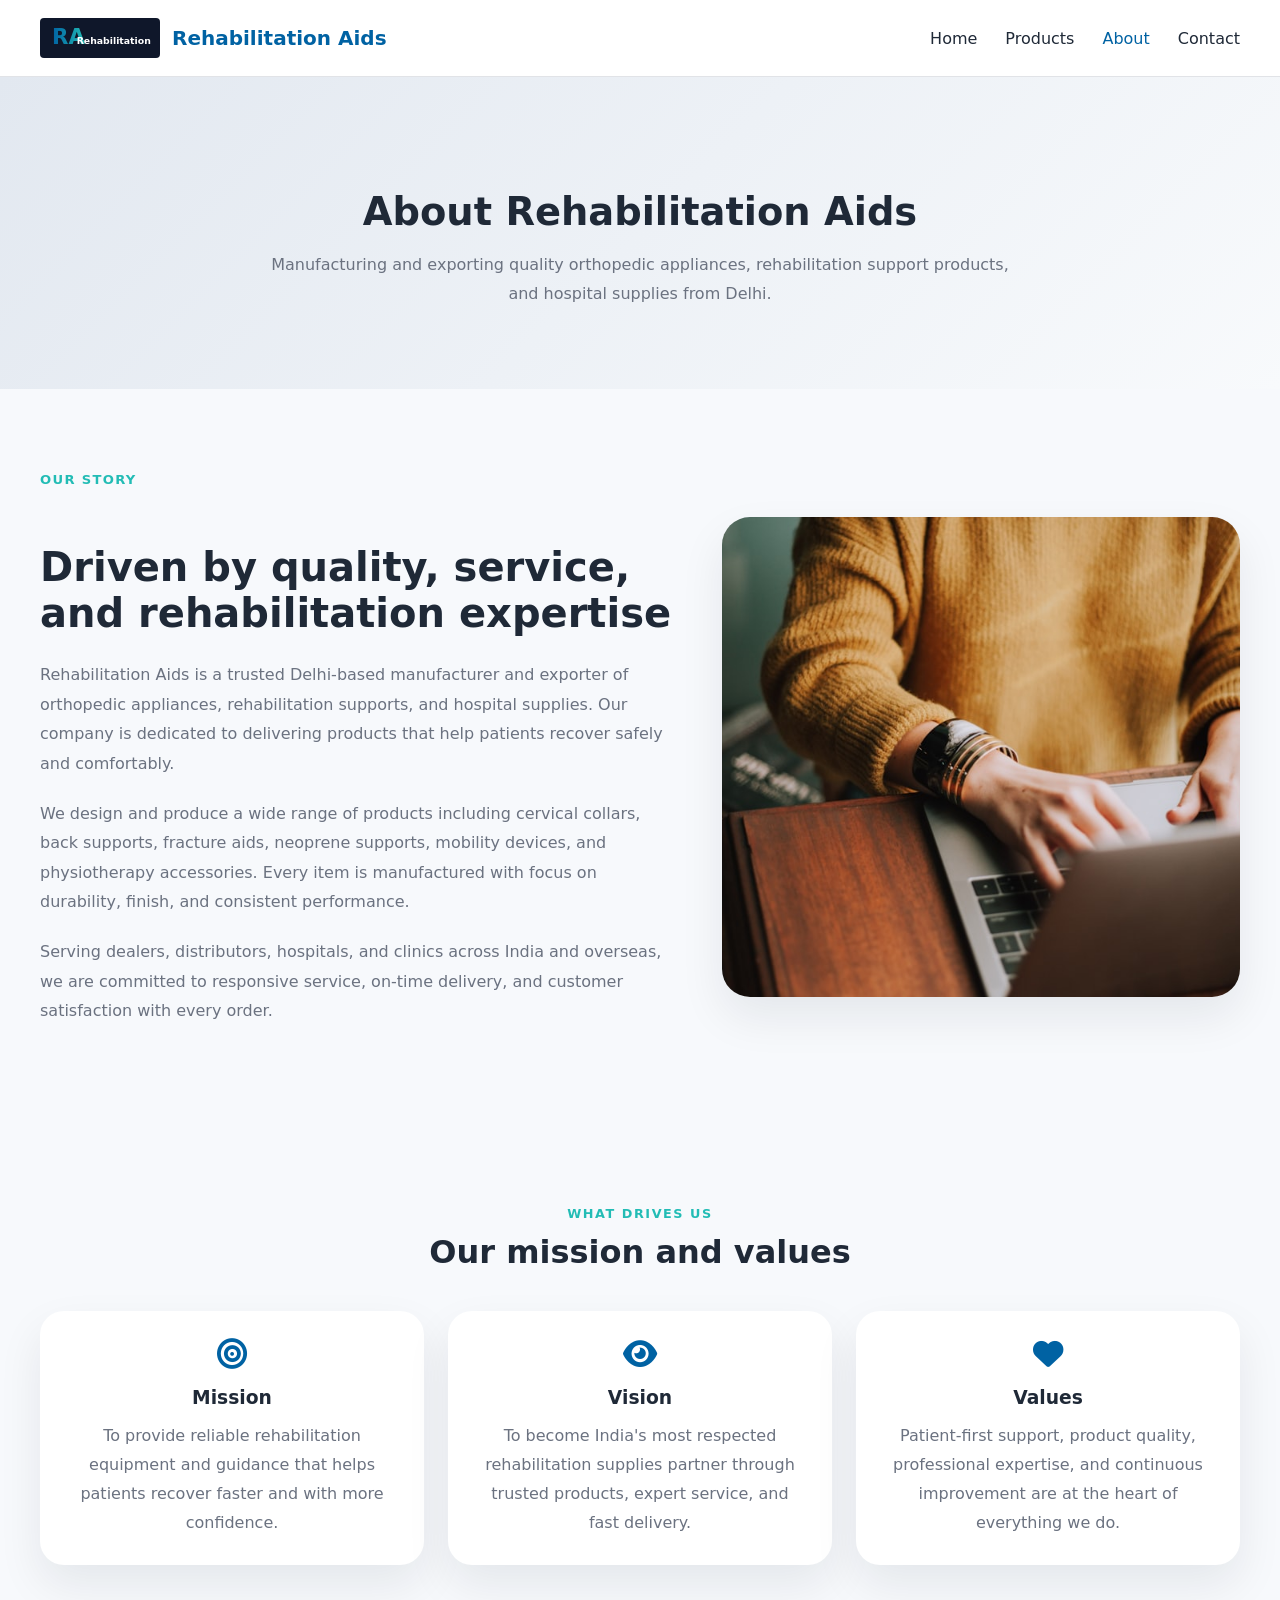
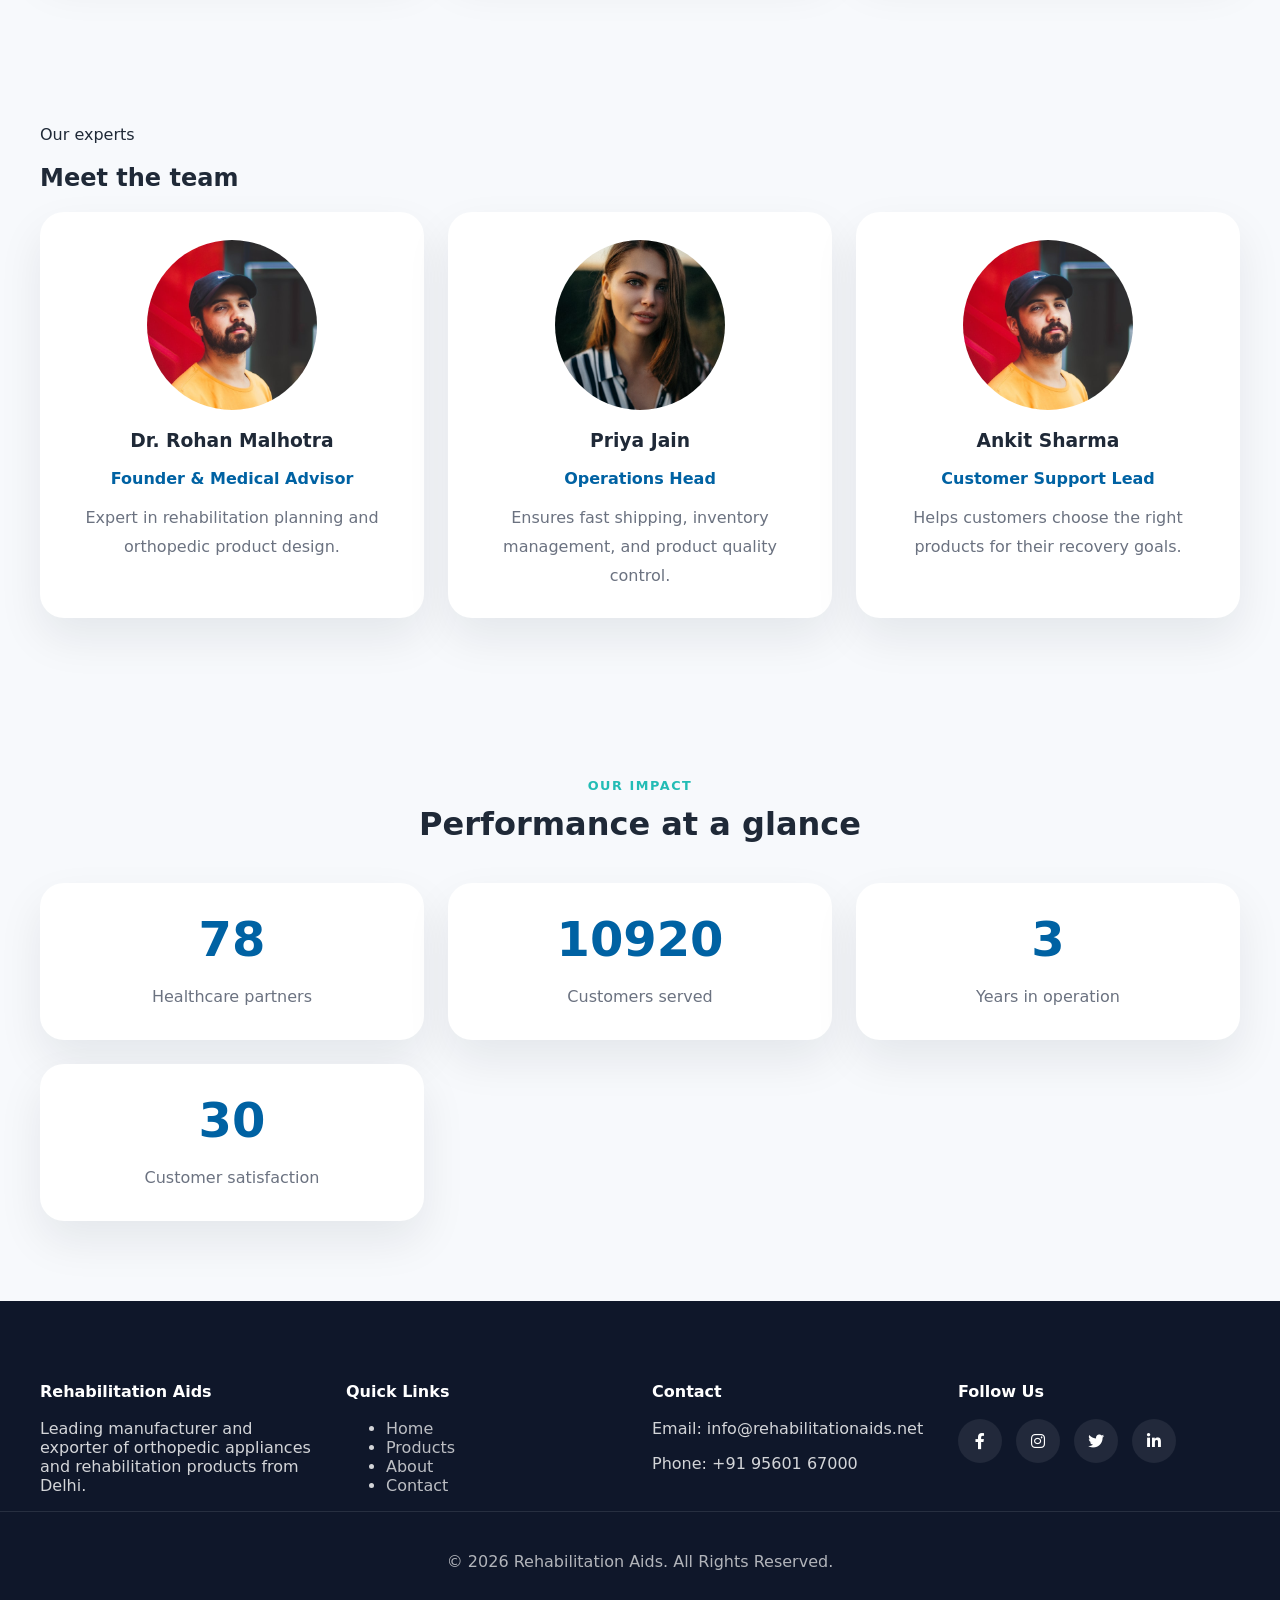
<file: about.html>
<!DOCTYPE html>
<html lang="en">
<head>
    <meta charset="UTF-8">
    <meta name="viewport" content="width=device-width, initial-scale=1.0">
    <title>About Us | Rehabilitation Aids</title>
    <meta name="description" content="Rehabilitation Aids — manufacturer and exporter of orthopedic appliances, rehabilitation products, and hospital supplies from Delhi.">
    <link rel="icon" href="assets/images/logo.svg" type="image/svg+xml">
    <link rel="stylesheet" href="styles.css">
    <link rel="stylesheet" href="https://cdnjs.cloudflare.com/ajax/libs/font-awesome/6.0.0/css/all.min.css">
</head>
<body>
    <nav class="navbar">
        <div class="container nav-container">
            <a href="index.html" class="logo">
                <img src="assets/images/logo.svg" alt="Rehabilitation Aids logo" class="site-logo">
                Rehabilitation Aids
            </a>
            <ul class="nav-menu">
                <li><a href="index.html">Home</a></li>
                <li><a href="products.html">Products</a></li>
                <li><a href="about.html" class="active">About</a></li>
                <li><a href="contact.html">Contact</a></li>
            </ul>
            <div class="hamburger">
                <span></span>
                <span></span>
                <span></span>
            </div>
        </div>
    </nav>

    <section class="page-header">
        <div class="container">
            <h1>About Rehabilitation Aids</h1>
            <p>Manufacturing and exporting quality orthopedic appliances, rehabilitation support products, and hospital supplies from Delhi.</p>
        </div>
    </section>

    <section class="about-section">
        <div class="container about-grid">
            <div class="about-copy">
                <span class="eyebrow">Our Story</span>
                <h2>Driven by quality, service, and rehabilitation expertise</h2>
                <p>Rehabilitation Aids is a trusted Delhi-based manufacturer and exporter of orthopedic appliances, rehabilitation supports, and hospital supplies. Our company is dedicated to delivering products that help patients recover safely and comfortably.</p>
                <p>We design and produce a wide range of products including cervical collars, back supports, fracture aids, neoprene supports, mobility devices, and physiotherapy accessories. Every item is manufactured with focus on durability, finish, and consistent performance.</p>
                <p>Serving dealers, distributors, hospitals, and clinics across India and overseas, we are committed to responsive service, on-time delivery, and customer satisfaction with every order.</p>
            </div>
            <div class="about-image-card">
                <img src="assets/images/about-1.jpg" alt="Team discussing rehabilitation solutions" loading="lazy">
            </div>
        </div>
    </section>

    <section class="mission-values">
        <div class="container">
            <div class="section-header">
                <span>What drives us</span>
                <h2>Our mission and values</h2>
            </div>
            <div class="values-grid">
                <article class="mission-card">
                    <i class="fas fa-bullseye"></i>
                    <h3>Mission</h3>
                    <p>To provide reliable rehabilitation equipment and guidance that helps patients recover faster and with more confidence.</p>
                </article>
                <article class="mission-card">
                    <i class="fas fa-eye"></i>
                    <h3>Vision</h3>
                    <p>To become India's most respected rehabilitation supplies partner through trusted products, expert service, and fast delivery.</p>
                </article>
                <article class="mission-card">
                    <i class="fas fa-heart"></i>
                    <h3>Values</h3>
                    <p>Patient-first support, product quality, professional expertise, and continuous improvement are at the heart of everything we do.</p>
                </article>
            </div>
        </div>
    </section>

    <section class="team-section">
        <div class="container">
            <div class="section-header">
                <span>Our experts</span>
                <h2>Meet the team</h2>
            </div>
            <div class="team-grid">
                <article class="team-member">
                    <img src="assets/images/team-1.jpg" alt="Founder portrait" loading="lazy">
                    <h3>Dr. Rohan Malhotra</h3>
                    <p class="role">Founder & Medical Advisor</p>
                    <p>Expert in rehabilitation planning and orthopedic product design.</p>
                </article>
                <article class="team-member">
                    <img src="assets/images/team-2.jpg" alt="Operations manager portrait" loading="lazy">
                    <h3>Priya Jain</h3>
                    <p class="role">Operations Head</p>
                    <p>Ensures fast shipping, inventory management, and product quality control.</p>
                </article>
                <article class="team-member">
                    <img src="assets/images/team-3.jpg" alt="Customer support portrait" loading="lazy">
                    <h3>Ankit Sharma</h3>
                    <p class="role">Customer Support Lead</p>
                    <p>Helps customers choose the right products for their recovery goals.</p>
                </article>
            </div>
        </div>
    </section>

    <section class="achievements">
        <div class="container">
            <div class="section-header">
                <span>Our impact</span>
                <h2>Performance at a glance</h2>
            </div>
            <div class="achievement-grid">
                <article class="achievement-card">
                    <h3>250+</h3>
                    <p>Healthcare partners</p>
                </article>
                <article class="achievement-card">
                    <h3>35,000+</h3>
                    <p>Customers served</p>
                </article>
                <article class="achievement-card">
                    <h3>12</h3>
                    <p>Years in operation</p>
                </article>
                <article class="achievement-card">
                    <h3>98%</h3>
                    <p>Customer satisfaction</p>
                </article>
            </div>
        </div>
    </section>

    <footer class="footer">
        <div class="container footer-grid">
            <div>
                <h4>Rehabilitation Aids</h4>
                <p>Leading manufacturer and exporter of orthopedic appliances and rehabilitation products from Delhi.</p>
            </div>
            <div>
                <h4>Quick Links</h4>
                <ul>
                    <li><a href="index.html">Home</a></li>
                    <li><a href="products.html">Products</a></li>
                    <li><a href="about.html">About</a></li>
                    <li><a href="contact.html">Contact</a></li>
                </ul>
            </div>
            <div>
                <h4>Contact</h4>
                <p>Email: info@rehabilitationaids.net</p>
                <p>Phone: +91 95601 67000</p>
            </div>
            <div>
                <h4>Follow Us</h4>
                <div class="social-links">
                    <a href="#"><i class="fab fa-facebook-f"></i></a>
                    <a href="#"><i class="fab fa-instagram"></i></a>
                    <a href="#"><i class="fab fa-twitter"></i></a>
                    <a href="#"><i class="fab fa-linkedin-in"></i></a>
                </div>
            </div>
        </div>
        <div class="footer-bottom">
            <p>© 2026 Rehabilitation Aids. All Rights Reserved.</p>
        </div>
    </footer>

    <script src="script.js"></script>
</body>
</html>
</file>
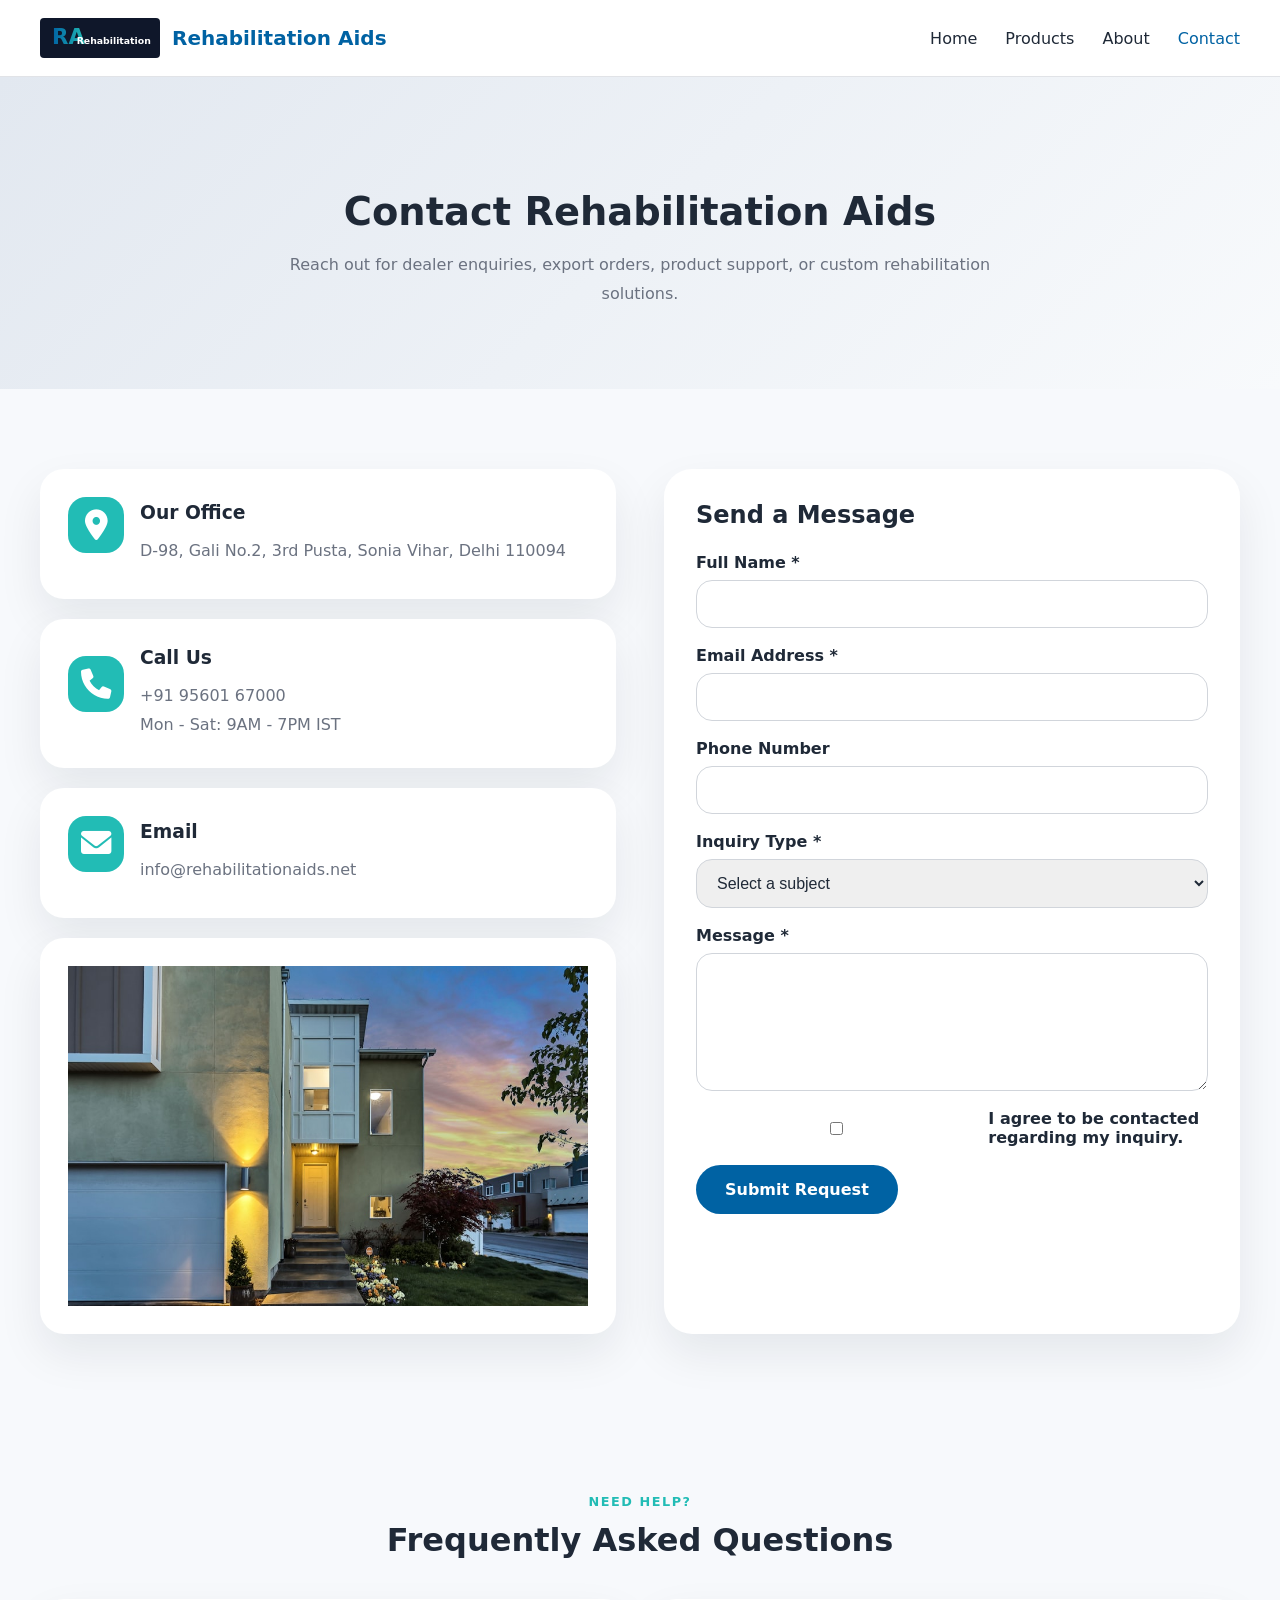
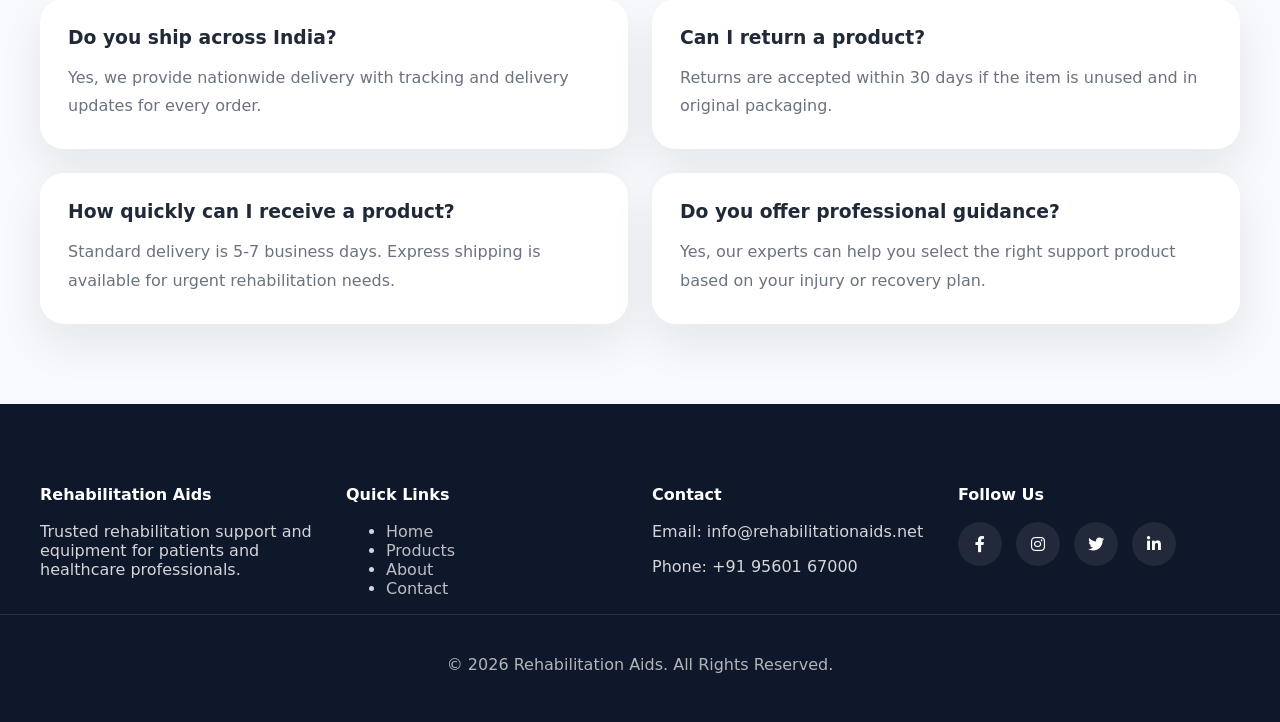
<file: contact.html>
<!DOCTYPE html>
<html lang="en">
<head>
    <meta charset="UTF-8">
    <meta name="viewport" content="width=device-width, initial-scale=1.0">
    <title>Contact | Rehabilitation Aids</title>
    <meta name="description" content="Rehabilitation Aids — manufacturer and exporter of orthopedic appliances, rehabilitation products, and hospital supplies from Delhi.">
    <link rel="icon" href="assets/images/logo.svg" type="image/svg+xml">
    <link rel="stylesheet" href="styles.css">
    <link rel="stylesheet" href="https://cdnjs.cloudflare.com/ajax/libs/font-awesome/6.0.0/css/all.min.css">
</head>
<body>
    <nav class="navbar">
        <div class="container nav-container">
            <a href="index.html" class="logo">
                <img src="assets/images/logo.svg" alt="Rehabilitation Aids logo" class="site-logo">
                Rehabilitation Aids
            </a>
            <ul class="nav-menu">
                <li><a href="index.html">Home</a></li>
                <li><a href="products.html">Products</a></li>
                <li><a href="about.html">About</a></li>
                <li><a href="contact.html" class="active">Contact</a></li>
            </ul>
            <div class="hamburger">
                <span></span>
                <span></span>
                <span></span>
            </div>
        </div>
    </nav>

    <section class="page-header page-header-contact">
        <div class="container">
            <h1>Contact Rehabilitation Aids</h1>
            <p>Reach out for dealer enquiries, export orders, product support, or custom rehabilitation solutions.</p>
        </div>
    </section>

    <section class="contact-section">
        <div class="container contact-grid">
            <div class="contact-info-panel">
                <div class="info-card">
                    <i class="fas fa-map-marker-alt"></i>
                    <div>
                        <h3>Our Office</h3>
                        <p>D-98, Gali No.2, 3rd Pusta, Sonia Vihar, Delhi 110094</p>
                    </div>
                </div>
                <div class="info-card">
                    <i class="fas fa-phone"></i>
                    <div>
                        <h3>Call Us</h3>
                        <p>+91 95601 67000</p>
                        <p>Mon - Sat: 9AM - 7PM IST</p>
                    </div>
                </div>
                <div class="info-card">
                    <i class="fas fa-envelope"></i>
                    <div>
                        <h3>Email</h3>
                        <p>info@rehabilitationaids.net</p>
                    </div>
                </div>
                <div class="contact-map">
                    <img src="assets/images/contact-map.jpg" alt="Office map" loading="lazy">
                </div>
            </div>
            <div class="contact-form-panel">
                <h2>Send a Message</h2>
                <form id="contactForm" onsubmit="handleSubmit(event)">
                    <div class="form-group">
                        <label for="name">Full Name *</label>
                        <input type="text" id="name" name="name" required>
                    </div>
                    <div class="form-group">
                        <label for="email">Email Address *</label>
                        <input type="email" id="email" name="email" required>
                    </div>
                    <div class="form-group">
                        <label for="phone">Phone Number</label>
                        <input type="tel" id="phone" name="phone">
                    </div>
                    <div class="form-group">
                        <label for="subject">Inquiry Type *</label>
                        <select id="subject" name="subject" required>
                            <option value="">Select a subject</option>
                            <option value="product">Product Inquiry</option>
                            <option value="order">Order Status</option>
                            <option value="support">Technical Support</option>
                            <option value="feedback">Feedback</option>
                        </select>
                    </div>
                    <div class="form-group">
                        <label for="message">Message *</label>
                        <textarea id="message" name="message" rows="6" required></textarea>
                    </div>
                    <div class="form-group checkbox">
                        <input type="checkbox" id="consent" name="consent" required>
                        <label for="consent">I agree to be contacted regarding my inquiry.</label>
                    </div>
                    <button type="submit" class="primary-button">Submit Request</button>
                    <div id="formMessage" class="form-message"></div>
                </form>
            </div>
        </div>
    </section>

    <section class="faq-section">
        <div class="container">
            <div class="section-header">
                <span>Need help?</span>
                <h2>Frequently Asked Questions</h2>
            </div>
            <div class="faq-grid">
                <article class="faq-item">
                    <h3>Do you ship across India?</h3>
                    <p>Yes, we provide nationwide delivery with tracking and delivery updates for every order.</p>
                </article>
                <article class="faq-item">
                    <h3>Can I return a product?</h3>
                    <p>Returns are accepted within 30 days if the item is unused and in original packaging.</p>
                </article>
                <article class="faq-item">
                    <h3>How quickly can I receive a product?</h3>
                    <p>Standard delivery is 5-7 business days. Express shipping is available for urgent rehabilitation needs.</p>
                </article>
                <article class="faq-item">
                    <h3>Do you offer professional guidance?</h3>
                    <p>Yes, our experts can help you select the right support product based on your injury or recovery plan.</p>
                </article>
            </div>
        </div>
    </section>

    <footer class="footer">
        <div class="container footer-grid">
            <div>
                <h4>Rehabilitation Aids</h4>
                <p>Trusted rehabilitation support and equipment for patients and healthcare professionals.</p>
            </div>
            <div>
                <h4>Quick Links</h4>
                <ul>
                    <li><a href="index.html">Home</a></li>
                    <li><a href="products.html">Products</a></li>
                    <li><a href="about.html">About</a></li>
                    <li><a href="contact.html">Contact</a></li>
                </ul>
            </div>
            <div>
                <h4>Contact</h4>
                <p>Email: info@rehabilitationaids.net</p>
                <p>Phone: +91 95601 67000</p>
            </div>
            <div>
                <h4>Follow Us</h4>
                <div class="social-links">
                    <a href="#"><i class="fab fa-facebook-f"></i></a>
                    <a href="#"><i class="fab fa-instagram"></i></a>
                    <a href="#"><i class="fab fa-twitter"></i></a>
                    <a href="#"><i class="fab fa-linkedin-in"></i></a>
                </div>
            </div>
        </div>
            <div class="footer-bottom">
            <p>© 2026 Rehabilitation Aids. All Rights Reserved.</p>
        </div>
    </footer>

    <script>
        function handleSubmit(event) {
            event.preventDefault();
            const formMessage = document.getElementById('formMessage');
            formMessage.className = 'form-message success';
            formMessage.textContent = 'Thank you! Your message has been received. We will respond within 24 hours.';
            document.getElementById('contactForm').reset();
            setTimeout(() => { formMessage.textContent = ''; }, 6000);
        }
    </script>
    <script src="script.js"></script>
</body>
</html>
</file>
<file: styles.css>
:root {
    --primary: #0062a3;
    --primary-dark: #00427d;
    --secondary: #22bcb5;
    --light: #f7f9fc;
    --surface: #ffffff;
    --text: #1f2937;
    --muted: #6b7280;
    --border: #d1d5db;
    --shadow: 0 20px 45px rgba(15, 23, 42, 0.08);
}

*, *::before, *::after {
    box-sizing: border-box;
}

html {
    scroll-behavior: smooth;
}

body {
    margin: 0;
    font-family: Inter, system-ui, -apple-system, BlinkMacSystemFont, 'Segoe UI', sans-serif;
    background: var(--light);
    color: var(--text);
}

a {
    color: inherit;
    text-decoration: none;
}

img {
    max-width: 100%;
    display: block;
}

button {
    font: inherit;
}

.container {
    width: min(1200px, calc(100% - 32px));
    margin: 0 auto;
}

.navbar {
    position: sticky;
    top: 0;
    background: rgba(255, 255, 255, 0.96);
    backdrop-filter: blur(14px);
    border-bottom: 1px solid rgba(209, 213, 219, 0.65);
    z-index: 20;
}

.nav-container {
    display: flex;
    align-items: center;
    justify-content: space-between;
    gap: 20px;
    padding: 18px 0;
}

.logo {
    display: inline-flex;
    align-items: center;
    gap: 12px;
    font-size: 1.25rem;
    font-weight: 700;
    color: var(--primary);
}

.logo i {
    font-size: 1.4rem;
}

.nav-menu {
    display: flex;
    align-items: center;
    gap: 28px;
    list-style: none;
    margin: 0;
    padding: 0;
}

.nav-menu a {
    color: var(--text);
    font-weight: 500;
    transition: color 0.25s ease;
}

.nav-menu a:hover,
.nav-menu a.active {
    color: var(--primary);
}

.hamburger {
    display: none;
    flex-direction: column;
    justify-content: space-between;
    width: 28px;
    height: 21px;
    cursor: pointer;
}

.hamburger span {
    display: block;
    height: 3px;
    width: 100%;
    background: var(--text);
    border-radius: 999px;
}

.hero {
    display: grid;
    grid-template-columns: 1.1fr 0.9fr;
    gap: 48px;
    align-items: center;
    min-height: 680px;
    padding: 100px 0 80px;
}

.hero-copy {
    max-width: 560px;
}

.eyebrow {
    display: inline-flex;
    align-items: center;
    gap: 8px;
    margin-bottom: 24px;
    color: var(--secondary);
    font-weight: 700;
    text-transform: uppercase;
    letter-spacing: 0.1em;
    font-size: 0.82rem;
}

.hero-copy h1 {
    font-size: clamp(2.8rem, 4vw, 4.5rem);
    line-height: 1.02;
    margin: 0 0 24px;
}

.hero-copy p {
    max-width: 520px;
    color: var(--muted);
    font-size: 1rem;
    line-height: 1.85;
    margin-bottom: 32px;
}

.hero-actions {
    display: flex;
    gap: 18px;
    flex-wrap: wrap;
}

.primary-button,
.secondary-button {
    display: inline-flex;
    align-items: center;
    justify-content: center;
    padding: 14px 28px;
    border-radius: 999px;
    border: 1px solid transparent;
    transition: transform 0.2s ease, box-shadow 0.2s ease, background-color 0.2s ease;
    font-weight: 600;
}

.primary-button {
    background: var(--primary);
    color: white;
}

.primary-button:hover {
    transform: translateY(-2px);
    box-shadow: 0 20px 50px rgba(0, 98, 163, 0.2);
}

.secondary-button {
    background: transparent;
    color: var(--primary);
    border-color: var(--primary);
}

.secondary-button:hover {
    background: rgba(0, 98, 163, 0.08);
}

.hero-image {
    border-radius: 28px;
    overflow: hidden;
    box-shadow: var(--shadow);
}

.hero-image img {
    width: 100%;
    height: 100%;
    object-fit: cover;
    aspect-ratio: 4 / 5;
}

.overview,
.product-preview,
.testimonial-section,
.cta-section,
.about-section,
.mission-values,
.team-section,
.achievements,
.contact-section,
.faq-section {
    padding: 80px 0;
}

.overview-grid,
.products-grid,
.testimonial-grid,
.values-grid,
.team-grid,
.achievement-grid,
.contact-grid,
.faq-grid {
    display: grid;
    gap: 24px;
}

.overview-grid {
    grid-template-columns: repeat(4, minmax(0, 1fr));
}

.overview-card,
.product-card,
.testimonial-card,
.mission-card,
.team-member,
.achievement-card,
.info-card,
.faq-item,
.contact-map {
    background: white;
    border-radius: 24px;
    box-shadow: var(--shadow);
    padding: 28px;
}

.overview-card {
    text-align: center;
}

.overview-card i,
.mission-card i,
.info-card i {
    color: var(--primary);
    font-size: 1.9rem;
    margin-bottom: 18px;
}

.overview-card h3,
.product-details h3,
.testimonial-card h4,
.mission-card h3,
.team-member h3,
.achievement-card h3,
.info-card h3,
.faq-item h3 {
    margin: 0 0 14px;
    color: var(--text);
}

.overview-card p,
.product-details p,
.testimonial-card p,
.mission-card p,
.team-member p,
.achievement-card p,
.info-card p,
.faq-item p {
    color: var(--muted);
    line-height: 1.8;
    margin: 0;
}

.product-preview .section-header,
.testimonial-section .section-header,
.mission-values .section-header,
.achievements .section-header,
.faq-section .section-header {
    display: grid;
    gap: 12px;
    margin-bottom: 40px;
    text-align: center;
}

.product-preview .section-header span,
.testimonial-section .section-header span,
.mission-values .section-header span,
.achievements .section-header span,
.faq-section .section-header span {
    color: var(--secondary);
    font-weight: 700;
    text-transform: uppercase;
    letter-spacing: 0.12em;
    font-size: 0.8rem;
}

.product-preview .section-header h2,
.testimonial-section .section-header h2,
.mission-values .section-header h2,
.achievements .section-header h2,
.faq-section .section-header h2 {
    font-size: clamp(2rem, 2.5vw, 3rem);
    margin: 0;
}

.products-grid {
    grid-template-columns: repeat(4, minmax(0, 1fr));
}

.product-card {
    padding: 0;
    overflow: hidden;
}

.product-card img {
    width: 100%;
    height: 240px;
    object-fit: cover;
}

.product-details {
    padding: 24px;
}

.product-details h3 {
    margin-bottom: 14px;
    font-size: 1.15rem;
}

.product-details p {
    margin-bottom: 24px;
}

.preview-action {
    margin-top: 24px;
    text-align: center;
}

.testimonial-grid {
    grid-template-columns: repeat(3, minmax(0, 1fr));
}

.testimonial-card {
    padding: 32px;
}

.testimonial-card h4 {
    margin-top: 28px;
    font-size: 1rem;
    color: var(--primary);
}

.cta-section {
    background: linear-gradient(135deg, #0f172a, #0d3c6d);
    color: white;
}

.cta-content {
    display: flex;
    align-items: center;
    justify-content: space-between;
    gap: 24px;
}

.cta-content h2 {
    font-size: clamp(2rem, 3vw, 3.25rem);
    margin: 0 0 16px;
}

.cta-content p {
    max-width: 600px;
    margin: 0;
    color: rgba(255, 255, 255, 0.82);
}

.page-header {
    background: linear-gradient(135deg, #e2e8f0, #f8fafc);
    padding: 80px 0;
    text-align: center;
}

.page-header h1 {
    margin-bottom: 16px;
    font-size: clamp(2.2rem, 3vw, 3.5rem);
}

.page-header p {
    color: var(--muted);
    max-width: 760px;
    margin: 0 auto;
    line-height: 1.85;
}

.filter-grid {
    display: flex;
    gap: 24px;
    flex-wrap: wrap;
    justify-content: center;
    align-items: flex-end;
}

.filter-group {
    min-width: 220px;
    display: grid;
    gap: 10px;
}

.filter-group label {
    font-weight: 700;
    color: var(--text);
}

.filter-group select {
    width: 100%;
    padding: 14px 16px;
    border-radius: 14px;
    border: 1px solid var(--border);
    background: white;
    color: var(--text);
}

.products-section {
    padding-top: 40px;
}

.products-list {
    display: grid;
    grid-template-columns: repeat(3, minmax(0, 1fr));
    gap: 24px;
}

.product-item {
    border-radius: 24px;
    overflow: hidden;
    background: white;
    box-shadow: var(--shadow);
    display: flex;
    flex-direction: column;
}

.product-image img {
    width: 100%;
    height: 260px;
    object-fit: cover;
}

.product-info {
    padding: 24px;
    display: flex;
    flex-direction: column;
    gap: 16px;
}

.product-description {
    color: var(--muted);
    line-height: 1.8;
}

.product-rating {
    display: inline-flex;
    align-items: center;
    gap: 8px;
    color: var(--secondary);
}

.product-rating i {
    color: var(--secondary);
}

.product-footer {
    display: flex;
    justify-content: space-between;
    align-items: center;
    margin-top: auto;
    gap: 12px;
}

.price {
    font-size: 1.3rem;
    font-weight: 700;
    color: var(--primary);
}

.add-to-cart-btn {
    background: var(--primary);
    color: white;
    border: none;
    border-radius: 999px;
    padding: 12px 18px;
    font-weight: 700;
    cursor: pointer;
}

.add-to-cart-btn:hover {
    background: var(--primary-dark);
}

.empty-state {
    grid-column: 1 / -1;
    text-align: center;
    color: var(--muted);
    padding: 48px 0;
}

.about-grid {
    display: grid;
    grid-template-columns: 1.1fr 0.9fr;
    gap: 48px;
    align-items: center;
}

.about-copy h2 {
    font-size: clamp(2.5rem, 3vw, 3.5rem);
    margin-bottom: 24px;
}

.about-copy p {
    margin-bottom: 20px;
    line-height: 1.85;
    color: var(--muted);
}

.about-image-card {
    overflow: hidden;
    border-radius: 28px;
    box-shadow: var(--shadow);
}

.about-image-card img {
    width: 100%;
    height: 100%;
    object-fit: cover;
    min-height: 480px;
}

.values-grid,
.team-grid,
.achievement-grid {
    grid-template-columns: repeat(3, minmax(0, 1fr));
}

.mission-card,
.team-member,
.achievement-card {
    text-align: center;
}

.team-member img {
    width: 170px;
    height: 170px;
    object-fit: cover;
    border-radius: 50%;
    margin: 0 auto 20px;
}

.team-member .role {
    color: var(--primary);
    font-weight: 700;
    margin-bottom: 10px;
}

.achievement-card h3 {
    font-size: 3rem;
    margin-bottom: 16px;
    color: var(--primary);
}

.achievement-card p {
    font-size: 1rem;
}

.contact-grid {
    grid-template-columns: 1fr 1fr;
    gap: 48px;
}

.contact-info-panel {
    display: grid;
    gap: 20px;
}

.info-card {
    display: grid;
    grid-template-columns: auto 1fr;
    gap: 16px;
    align-items: center;
}

.info-card i {
    width: 56px;
    height: 56px;
    display: grid;
    place-items: center;
    background: var(--secondary);
    color: white;
    border-radius: 18px;
}

.contact-map img {
    width: 100%;
    height: 340px;
    object-fit: cover;
}

.contact-form-panel {
    background: white;
    border-radius: 28px;
    box-shadow: var(--shadow);
    padding: 32px;
}

.contact-form-panel h2 {
    margin-top: 0;
    margin-bottom: 24px;
}

.form-group {
    display: grid;
    gap: 8px;
    margin-bottom: 18px;
}

.form-group label {
    font-weight: 600;
}

.form-group input,
.form-group select,
.form-group textarea {
    width: 100%;
    padding: 14px 16px;
    border: 1px solid var(--border);
    border-radius: 16px;
    font-size: 1rem;
    color: var(--text);
}

.form-group input:focus,
.form-group select:focus,
.form-group textarea:focus {
    outline: none;
    border-color: var(--primary);
    box-shadow: 0 0 0 4px rgba(0, 98, 163, 0.08);
}

.checkbox {
    display: flex;
    align-items: center;
    gap: 12px;
}

.checkbox label {
    margin: 0;
}

.form-message {
    min-height: 48px;
    margin-top: 12px;
    font-weight: 600;
}

.form-message.success {
    color: #065f46;
}

.faq-grid {
    grid-template-columns: repeat(2, minmax(0, 1fr));
}

.faq-item {
    padding: 28px;
}

.faq-item h3 {
    margin-bottom: 16px;
}

.footer {
    background: #0f172a;
    color: rgba(255, 255, 255, 0.82);
    padding: 60px 0 32px;
}

.footer-grid {
    display: grid;
    grid-template-columns: repeat(4, minmax(0, 1fr));
    gap: 24px;
}

.footer h4 {
    color: white;
    margin-bottom: 18px;
}

.footer a {
    color: rgba(255, 255, 255, 0.72);
}

.footer-bottom {
    padding-top: 24px;
    border-top: 1px solid rgba(255, 255, 255, 0.1);
    text-align: center;
    color: rgba(255, 255, 255, 0.68);
}

.social-links {
    display: flex;
    gap: 14px;
}

.social-links a {
    width: 44px;
    height: 44px;
    border-radius: 50%;
    display: grid;
    place-items: center;
    background: rgba(255, 255, 255, 0.08);
    color: white;
}

@media (max-width: 1024px) {
    .hero,
    .about-grid,
    .cta-content,
    .contact-grid {
        grid-template-columns: 1fr;
    }

    .overview-grid,
    .products-grid,
    .testimonial-grid,
    .values-grid,
    .team-grid,
    .achievement-grid,
    .faq-grid,
    .footer-grid {
        grid-template-columns: repeat(2, minmax(0, 1fr));
    }
}

@media (max-width: 768px) {
    .nav-menu {
        position: absolute;
        top: 80px;
        right: 20px;
        width: calc(100% - 40px);
        background: white;
        flex-direction: column;
        align-items: stretch;
        gap: 0;
        border-radius: 20px;
        padding: 18px 0;
        box-shadow: var(--shadow);
        display: none;
    }

    .nav-menu.active {
        display: flex;
    }

    .nav-menu li {
        margin: 0;
        padding: 12px 24px;
        border-bottom: 1px solid rgba(209, 213, 219, 0.45);
    }

    .hamburger {
        display: flex;
    }

    .hero {
        padding-top: 80px;
    }

    .overview-grid,
    .testimonial-grid,
    .products-grid,
    .values-grid,
    .team-grid,
    .achievement-grid,
    .faq-grid,
    .footer-grid {
        grid-template-columns: 1fr;
    }
}

@media (max-width: 540px) {
    .hero-copy h1 {
        font-size: 2.4rem;

    .hero-actions,
    .filter-grid {
        flex-direction: column;
        align-items: stretch;
    }


/* Logo image sizing */
.site-logo {
    width: 42px;
    height: 42px;
    display: inline-block;
    object-fit: contain;
    border-radius: 8px;
}
    .filter-group {
        min-width: auto;
    }

    .product-info,
    .contact-form-panel,
    .info-card,
    .faq-item {
        padding: 20px;
    }

    .product-image img,
    .hero-image img {
        height: auto;
    }
}
</file>
